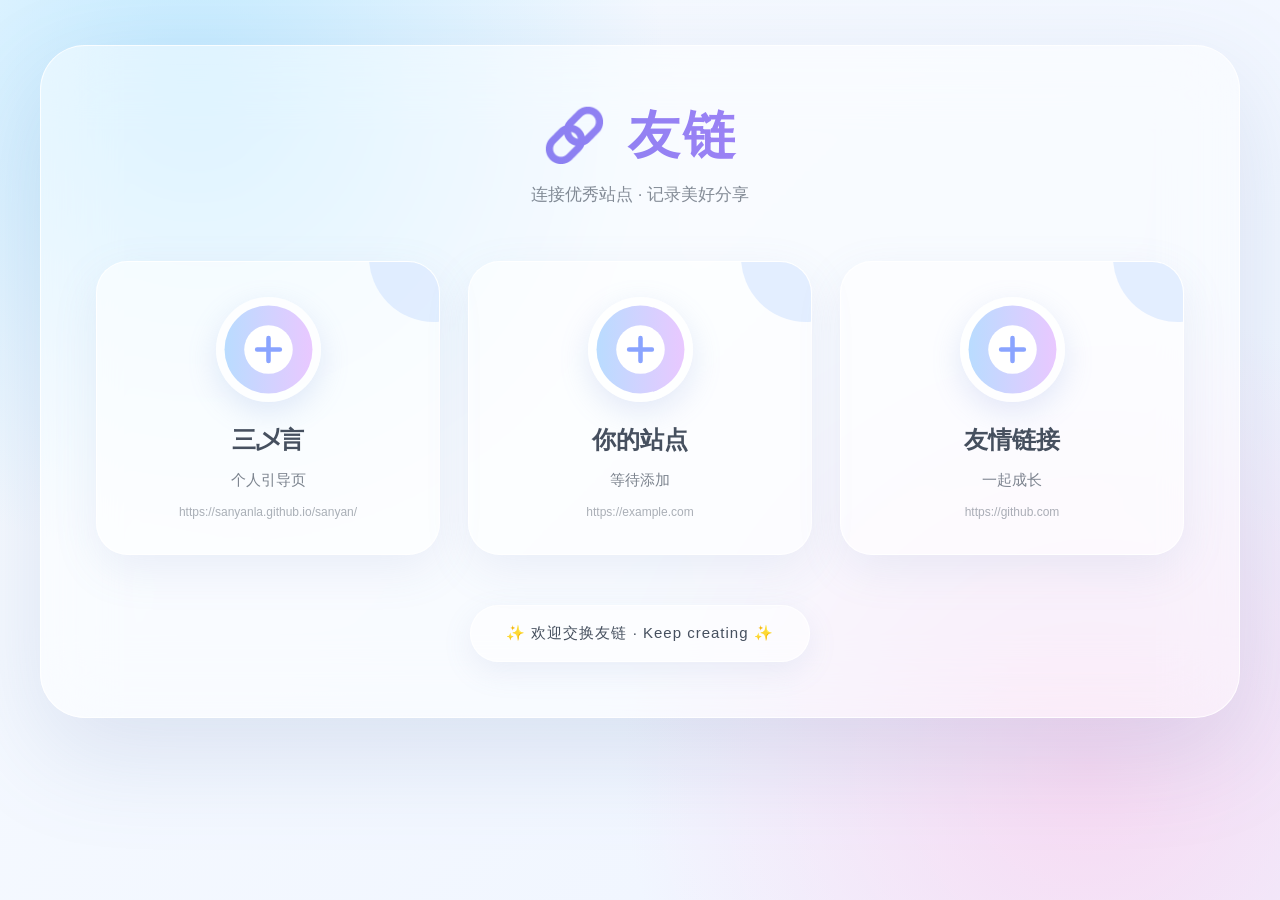
<file: youlink.html>
<!DOCTYPE html>
<html lang="zh-CN">
<head>
<meta charset="utf-8">
<meta name="viewport" content="width=device-width,initial-scale=1">
<title>友链 | 三乄言</title>
<style>
*{box-sizing:border-box}
body{
margin:0;
min-height:100vh;
padding:45px 25px;
font-family:-apple-system,BlinkMacSystemFont,"Segoe UI","Microsoft YaHei",sans-serif;
color:#46505f;
background:
radial-gradient(circle at 15% 10%,rgba(150,220,255,.55),transparent 35%),
radial-gradient(circle at 85% 85%,rgba(255,190,230,.5),transparent 35%),
linear-gradient(135deg,#f8fbff,#eef4ff);
}
.wrap{max-width:1200px;margin:auto}
.glass{
background:rgba(255,255,255,.45);
backdrop-filter:blur(35px);
border:1px solid rgba(255,255,255,.8);
border-radius:45px;
padding:55px;
box-shadow:0 35px 100px rgba(100,130,180,.18);
}
.title{text-align:center}
.title h1{
font-size:52px;
margin:0;
letter-spacing:3px;
background:linear-gradient(90deg,#667eea,#c084fc);
-webkit-background-clip:text;
color:transparent;
}
.title p{opacity:.65;font-size:17px;margin-top:12px}

.cards{
margin-top:55px;
display:grid;
grid-template-columns:repeat(auto-fit,minmax(260px,1fr));
gap:28px;
}

.card{
position:relative;
overflow:hidden;
padding:35px 25px;
text-align:center;
border-radius:32px;
background:rgba(255,255,255,.55);
border:1px solid rgba(255,255,255,.9);
box-shadow:0 15px 45px rgba(120,150,200,.12);
transition:.4s;
}

.card:before{
content:"";
position:absolute;
width:130px;
height:130px;
top:-70px;
right:-60px;
background:rgba(180,210,255,.35);
border-radius:50%;
}

.card:hover{
transform:translateY(-12px);
box-shadow:0 25px 70px rgba(120,150,220,.28);
}

.avatar{
width:105px;
height:105px;
margin:auto;
padding:7px;
border-radius:50%;
background:rgba(255,255,255,.7);
box-shadow:0 10px 30px rgba(120,150,220,.2);
}

.avatar img{
width:100%;
height:100%;
border-radius:50%;
object-fit:cover;
}

.card h2{
margin:22px 0 10px;
font-size:24px;
}

.card a{
text-decoration:none;
color:#374151;
}

.tag{
font-size:15px;
opacity:.7;
}

.url{
font-size:12px;
opacity:.45;
word-break:break-all;
margin-top:15px;
}

.tip{
margin:50px auto 0;
padding:18px 35px;
width:max-content;
max-width:90%;
border-radius:999px;
background:rgba(255,255,255,.55);
border:1px solid rgba(255,255,255,.8);
box-shadow:0 10px 30px rgba(120,150,200,.12);
font-size:15px;
letter-spacing:1px;
}

@media(max-width:600px){
.glass{padding:30px 20px}
.title h1{font-size:38px}
}
</style>
</head>
<body>
<div class="wrap">
<div class="glass">
<div class="title">
<h1>🔗 友链</h1>
<p>连接优秀站点 · 记录美好分享</p>
</div>

<div class="cards" id="friends"></div>

<div class="tip">✨ 欢迎交换友链 · Keep creating ✨</div>
</div>
</div>

<script>
const friends=[
{name:"三乄言",url:"https://sanyanla.github.io/sanyan/",icon:"https://sanyanla.github.io/sanyan/favicon.ico",desc:"个人引导页"},
{name:"你的站点",url:"https://example.com",desc:"等待添加"},
{name:"友情链接",url:"https://github.com",desc:"一起成长"}
];

const defaultIcon='data:image/svg+xml;charset=UTF-8,'+encodeURIComponent(`<svg xmlns="http://www.w3.org/2000/svg" viewBox="0 0 120 120"><defs><linearGradient id="a"><stop stop-color="#b9dcff"/><stop offset="1" stop-color="#e9c8ff"/></linearGradient></defs><circle cx="60" cy="60" r="58" fill="url(#a)"/><circle cx="60" cy="60" r="32" fill="white"/><path d="M45 60h30M60 45v30" stroke="#8aa4ff" stroke-width="6" stroke-linecap="round"/></svg>`);

const box=document.getElementById("friends");

friends.forEach(site=>{
let card=document.createElement("div");
card.className="card";
let img=document.createElement("img");
img.src=site.icon||new URL(site.url).origin+"/favicon.ico";
img.onerror=()=>img.src=defaultIcon;

card.innerHTML=`
 <div class="avatar"></div>
 <h2>${site.name}</h2>
 <p class="tag">${site.desc||""}</p>
 <div class="url">${site.url}</div>`;

 // 点击整个友链卡片跳转
 card.style.cursor="pointer";
 card.onclick=()=>{
   window.open(site.url,"_blank");
 };
card.querySelector(".avatar").appendChild(img);
box.appendChild(card);
});
</script>
</body>
</html>
</file>
